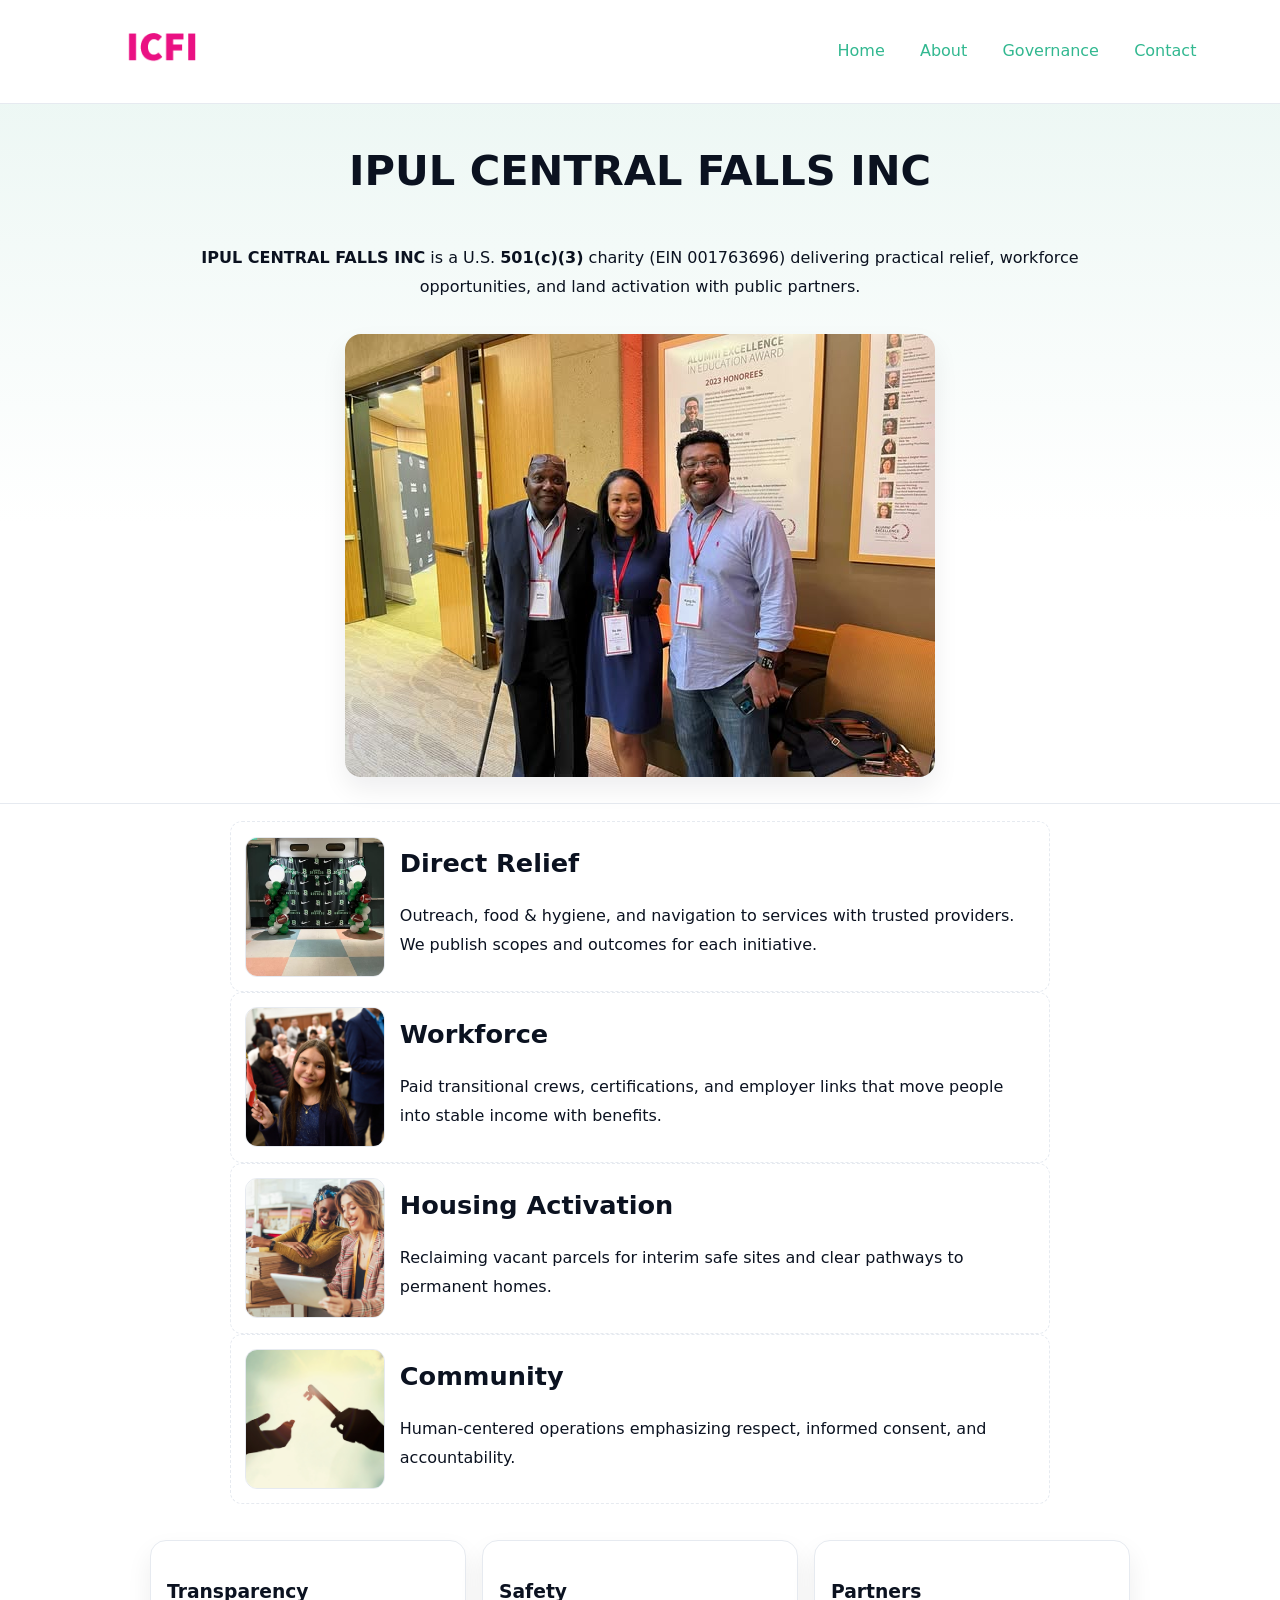
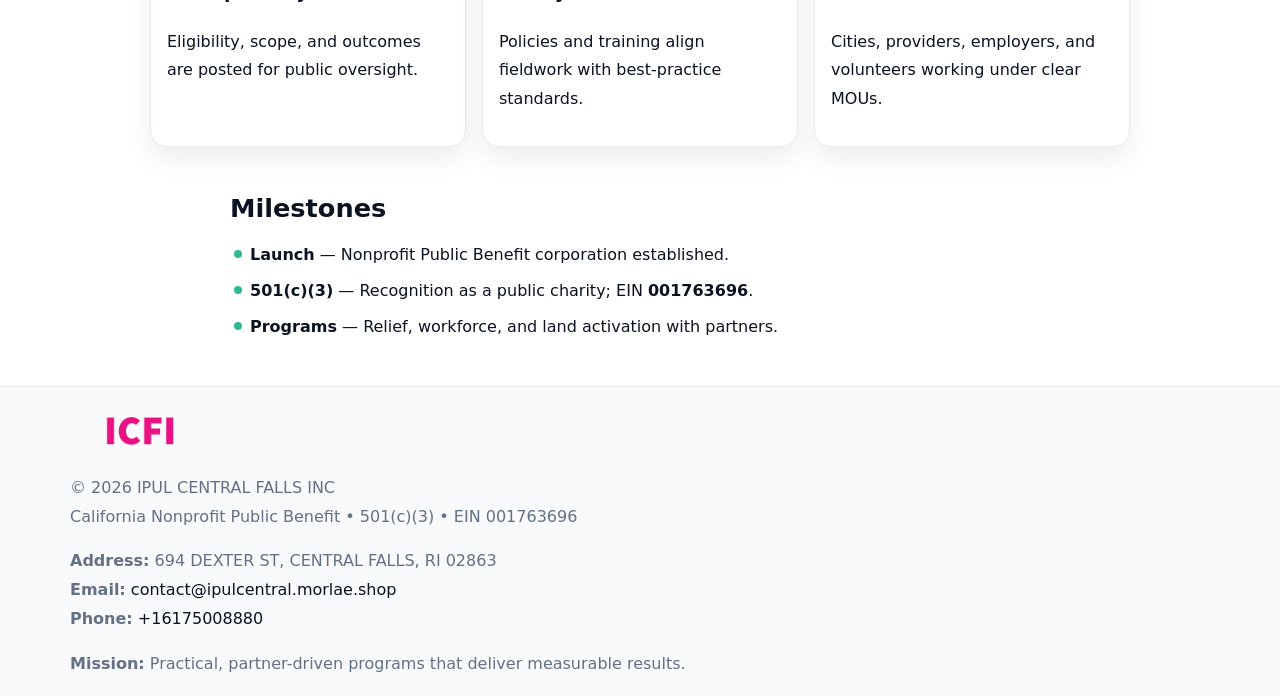
<file: index.html>
<!doctype html><html lang="en"><head>
<meta charset="utf-8"/><meta name="viewport" content="width=device-width,initial-scale=1"/>
<title>IPUL CENTRAL FALLS INC – Nonprofit • 2025</title>
<link rel="stylesheet" href="assets/styles.css"/><link rel="icon" href="images/logo.png"/>
<meta name="data-ein" content="001763696"/><meta name="data-name" content="IPUL CENTRAL FALLS INC"/>
<meta name="data-email" content="contact@ipulcentral.morlae.shop"/><meta name="data-phone" content="+16175008880"/>
<meta name="data-address" content="694 DEXTER ST, CENTRAL FALLS, RI 02863"/><meta name="data-map" content="694+DEXTER+ST,+CENTRAL+FALLS,+RI+02863"/>
  <meta name="description" content="We are a 501(c)(3) organization advancing community services, education, and direct relief through transparent programs, local partnerships, and measurable outcomes.">
<meta name="facebook-domain-verification" content="1ypxlqiwgu83jiq1y92qrwtewxyu24" />
</head><body>
<div style="position:absolute;left:-9999px;top:-9999px;opacity:0" data-uniq="{{UNIQUE_BLOB}}">
  <span>We are a 501(c)(3) organization advancing community services, education, and direct relief through transparent programs, local partnerships, and measurable outcomes.</span><svg width="12" height="12" viewBox="0 0 12 12" xmlns="http://www.w3.org/2000/svg"><circle cx="6" cy="6" r="5" fill="#2563eb"/></svg><img src="images/jobs.jpg" width="1" height="1" alt="" loading="lazy"/>
</div>

<header><div class="cdb7c76f5be">
  <a href="index.html"><img src="images/logo.png" style="width:140px" alt="IPUL CENTRAL FALLS INC"></a>
  <nav><a class="active" href="index.html">Home</a><a href="about.html">About</a><a href="governance.html">Governance</a><a href="contact.html">Contact</a></nav>
</div></header>

<section class="c80c000a518"><div class="cddd3e4a22d">
  <h1>IPUL CENTRAL FALLS INC</h1>
  <p class="c37c539e30c"><strong>IPUL CENTRAL FALLS INC</strong> is a U.S. <strong>501(c)(3)</strong> charity (EIN 001763696) delivering practical relief, workforce opportunities, and land activation with public partners.</p>
  <img src="images/hero.jpg" alt="Community action">
</div></section>

<main class="cddd3e4a22d">
  <section class="section narrow">
    <div class="feature"><img class="thumb" src="images/relief.jpg" alt=""><div><h2>Direct Relief</h2><p>Outreach, food & hygiene, and navigation to services with trusted providers. We publish scopes and outcomes for each initiative.</p></div></div>
    <div class="feature"><img class="thumb" src="images/jobs.jpg" alt=""><div><h2>Workforce</h2><p>Paid transitional crews, certifications, and employer links that move people into stable income with benefits.</p></div></div>
    <div class="feature"><img class="thumb" src="images/land.jpg" alt=""><div><h2>Housing Activation</h2><p>Reclaiming vacant parcels for interim safe sites and clear pathways to permanent homes.</p></div></div>
    <div class="feature"><img class="thumb" src="images/community.jpg" alt=""><div><h2>Community</h2><p>Human-centered operations emphasizing respect, informed consent, and accountability.</p></div></div>
  </section>

  <section class="section c13e71232fe">
    <article class="c7785909ea4"><h3>Transparency</h3><p>Eligibility, scope, and outcomes are posted for public oversight.</p></article>
    <article class="c7785909ea4"><h3>Safety</h3><p>Policies and training align fieldwork with best-practice standards.</p></article>
    <article class="c7785909ea4"><h3>Partners</h3><p>Cities, providers, employers, and volunteers working under clear MOUs.</p></article>
  </section>

  <section class="section narrow">
    <h2>Milestones</h2>
    <ul class="timeline">
      <li><strong>Launch</strong> — Nonprofit Public Benefit corporation established.</li>
      <li><strong>501(c)(3)</strong> — Recognition as a public charity; EIN <strong>001763696</strong>.</li>
      <li><strong>Programs</strong> — Relief, workforce, and land activation with partners.</li>
    </ul>
  </section>
</main>

<footer>
  <div class="footer">
    <div class="c011604356d">
      <div class="fcol">
        <img src="images/logo.png" alt="" style="width:140px;margin-bottom:.4rem">
        <div class="small">© <span id="year"></span> IPUL CENTRAL FALLS INC</div>
        <div class="small">California Nonprofit Public Benefit • 501(c)(3) • EIN 001763696</div>
      </div>
      <div class="fcol">
        <div class="small"><strong>Address:</strong> 694 DEXTER ST, CENTRAL FALLS, RI 02863</div>
        <div class="small"><strong>Email:</strong> <a href="mailto:contact@ipulcentral.morlae.shop">contact@ipulcentral.morlae.shop</a></div>
        <div class="small"><strong>Phone:</strong> <a href="tel:+16175008880">+16175008880</a></div>
      </div>
      <div class="fcol">
        <div class="small"><strong>Mission:</strong> Practical, partner-driven programs that deliver measurable results.</div>
      </div>
    </div>
  </div>
</footer>

<script>
(function(){
  function m(n){const e=document.querySelector('meta[name="'+n+'"]');return e?e.content:''}
  function h(s){let x=2166136261>>>0;for(let i=0;i<s.length;i++){x^=s.charCodeAt(i);x=(x*16777619)>>>0}return x>>>0}
  const key=h((m('data-ein')||m('data-name')||'0').replace(/\s+/g,'')),H=key%360,S=55+(key%20),L=46;
  const r=document.documentElement;
  r.style.setProperty('--brand',`hsl(${H} ${S}% ${L}%)`);
  r.style.setProperty('--brand-ink',`hsl(${H} ${Math.min(95,S+10)}% ${Math.max(20,L-18)}%)`);
  r.style.setProperty('--soft',`hsl(${H} ${Math.max(40,S-25)}% 95%)`);
  const y=document.getElementById('year');if(y)y.textContent=new Date().getFullYear();
})();
</script>
</body></html>
</file>
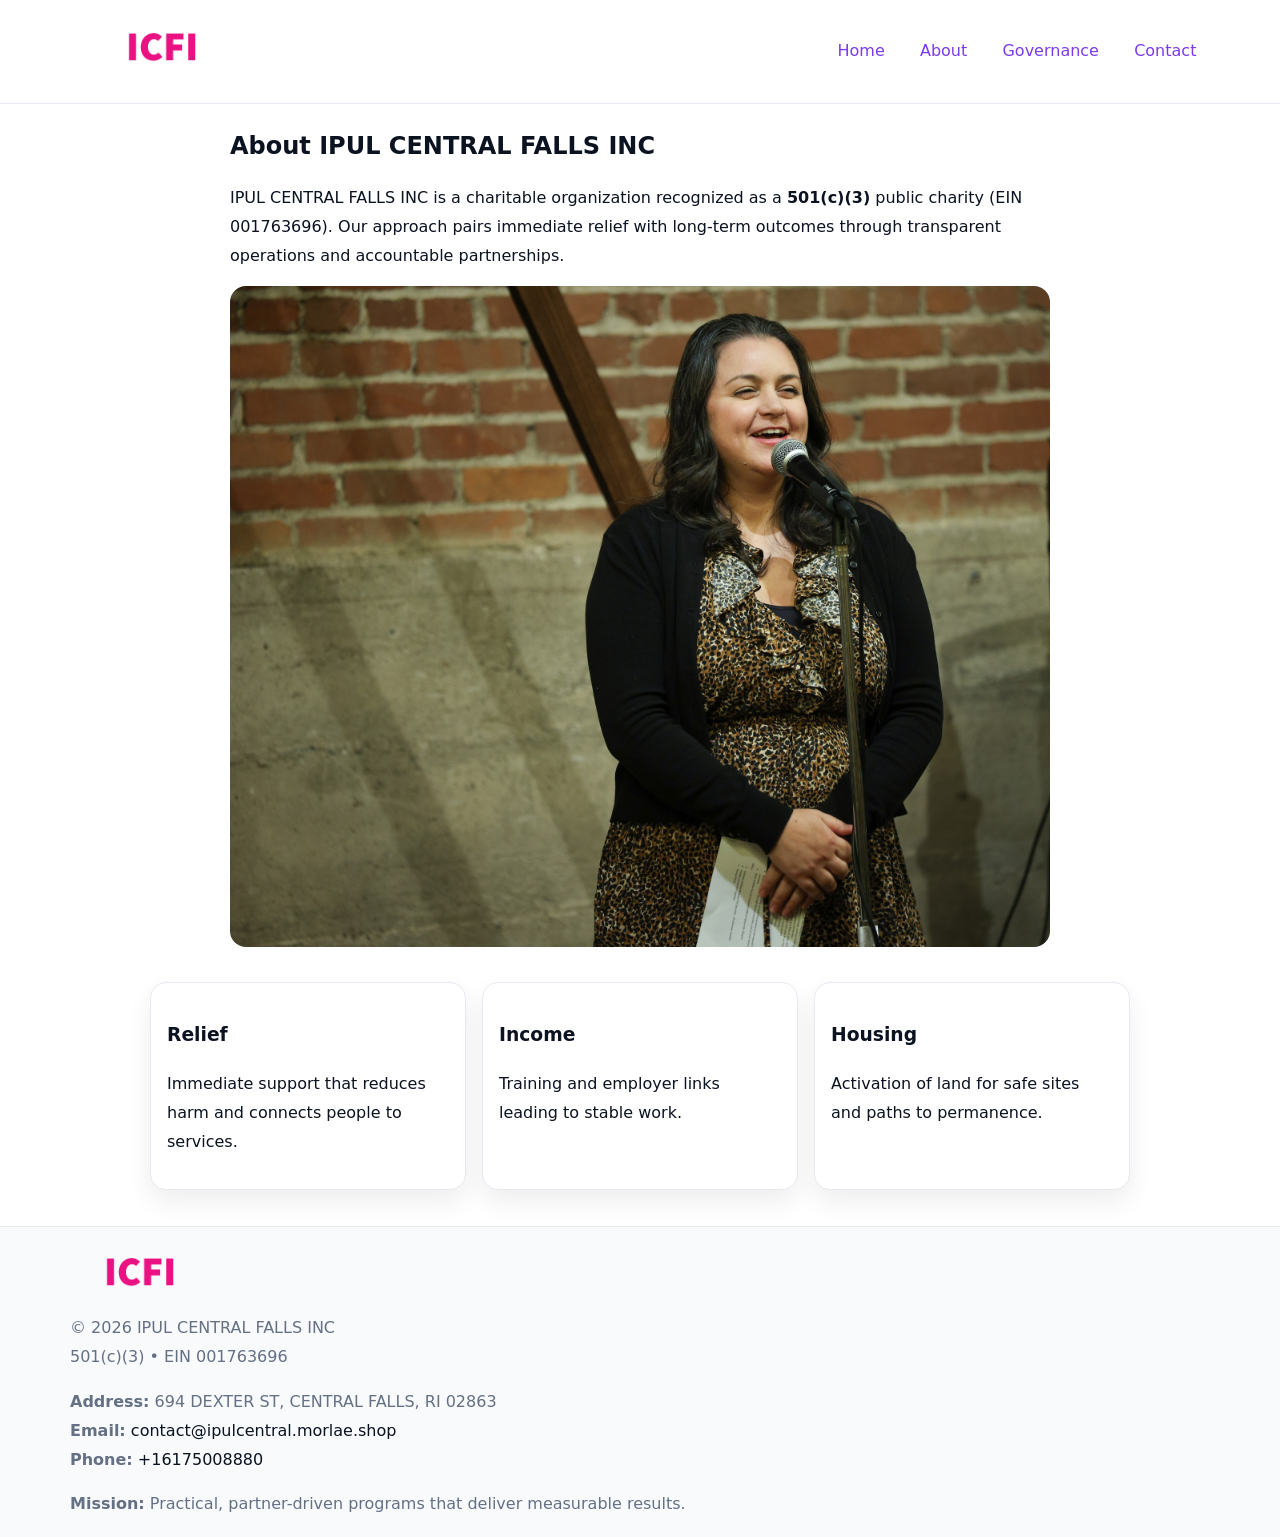
<file: about.html>
<!doctype html><html lang="en"><head>
<meta charset="utf-8"/><meta name="viewport" content="width=device-width,initial-scale=1"/>
<title>IPUL CENTRAL FALLS INC – Nonprofit • 2025</title>
<link rel="stylesheet" href="assets/styles.css"/><link rel="icon" href="images/logo.png"/>
<meta name="data-ein" content="001763696"/><meta name="data-name" content="IPUL CENTRAL FALLS INC"/>
  <meta name="description" content="We are a 501(c)(3) organization advancing community services, education, and direct relief through transparent programs, local partnerships, and measurable outcomes.">
</head><body>
<div style="position:absolute;left:-9999px;top:-9999px;opacity:0" data-uniq="{{UNIQUE_BLOB}}">
  <span>We are a 501(c)(3) organization advancing community services, education, and direct relief through transparent programs, local partnerships, and measurable outcomes.</span><svg width="12" height="12" viewBox="0 0 12 12" xmlns="http://www.w3.org/2000/svg"><circle cx="6" cy="6" r="5" fill="#2563eb"/></svg><img src="images/relief.jpg" width="1" height="1" alt="" loading="lazy"/>
</div>

<header><div class="cdb7c76f5be">
  <a href="index.html"><img src="images/logo.png" style="width:140px" alt=""></a>
  <nav><a href="index.html">Home</a><a class="active" href="about.html">About</a><a href="governance.html">Governance</a><a href="contact.html">Contact</a></nav>
</div></header>

<main class="cddd3e4a22d">
  <section class="section narrow">
    <h1>About IPUL CENTRAL FALLS INC</h1>
    <p>IPUL CENTRAL FALLS INC is a charitable organization recognized as a <strong>501(c)(3)</strong> public charity (EIN 001763696). Our approach pairs immediate relief with long-term outcomes through transparent operations and accountable partnerships.</p>
    <img src="images/about.jpg" alt="About our work" style="margin-top:1rem">
  </section>

  <section class="section c13e71232fe">
    <article class="c7785909ea4"><h3>Relief</h3><p>Immediate support that reduces harm and connects people to services.</p></article>
    <article class="c7785909ea4"><h3>Income</h3><p>Training and employer links leading to stable work.</p></article>
    <article class="c7785909ea4"><h3>Housing</h3><p>Activation of land for safe sites and paths to permanence.</p></article>
  </section>
</main>

<footer>
  <div class="footer">
    <div class="c011604356d">
      <div class="fcol"><img src="images/logo.png" style="width:140px;margin-bottom:.4rem" alt=""><div class="small">© <span id="year"></span> IPUL CENTRAL FALLS INC</div><div class="small">501(c)(3) • EIN 001763696</div></div>
      <div class="fcol"><div class="small"><strong>Address:</strong> 694 DEXTER ST, CENTRAL FALLS, RI 02863</div><div class="small"><strong>Email:</strong> <a href="mailto:contact@ipulcentral.morlae.shop">contact@ipulcentral.morlae.shop</a></div><div class="small"><strong>Phone:</strong> <a href="tel:+16175008880">+16175008880</a></div></div>
      <div class="fcol"><div class="small"><strong>Mission:</strong> Practical, partner-driven programs that deliver measurable results.</div></div>
    </div>
  </div>
</footer>
<script>(()=>{const y=document.getElementById('year');if(y)y.textContent=new Date().getFullYear()})();</script>
</body></html>
</file>
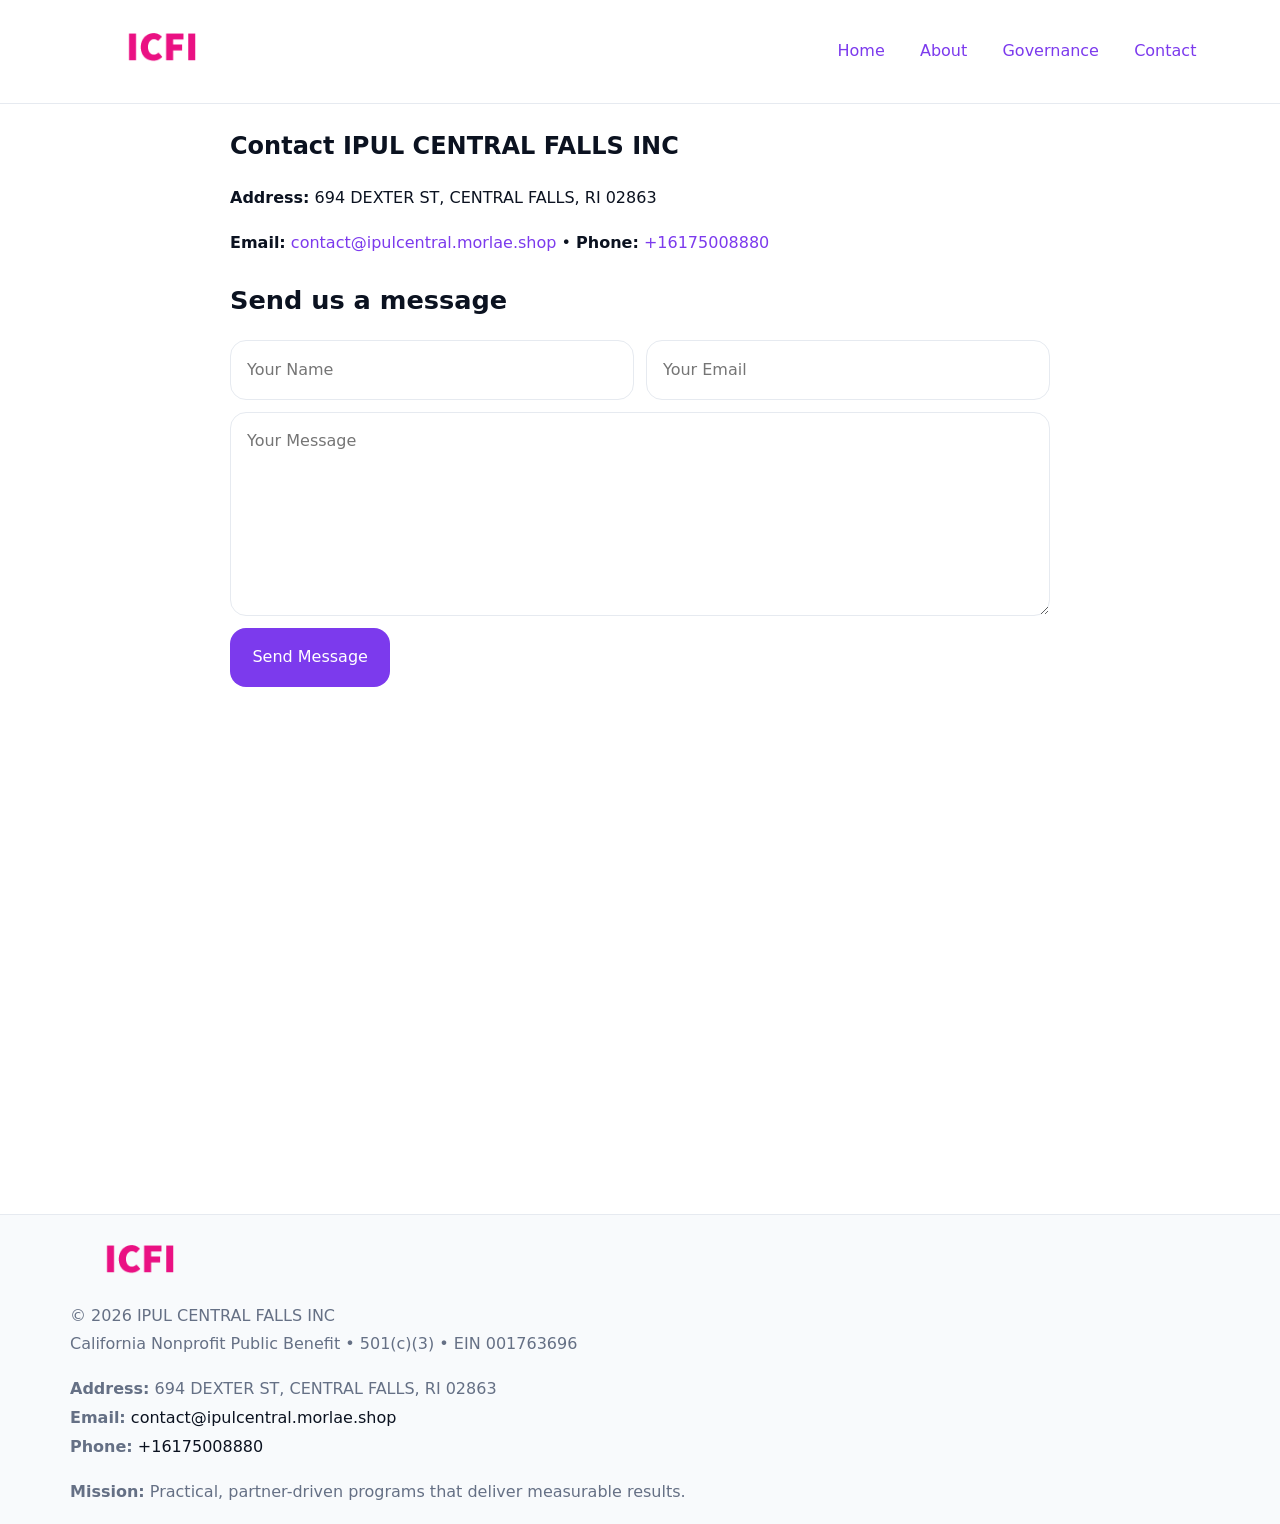
<file: contact.html>
<!doctype html><html lang="en"><head>
<meta charset="utf-8"/><meta name="viewport" content="width=device-width,initial-scale=1"/>
<title>IPUL CENTRAL FALLS INC – Nonprofit • 2025</title>
<link rel="stylesheet" href="assets/styles.css"/><link rel="icon" href="images/logo.png"/>
<meta name="data-ein" content="001763696"/><meta name="data-name" content="IPUL CENTRAL FALLS INC"/>
<meta name="data-email" content="contact@ipulcentral.morlae.shop"/><meta name="data-phone" content="+16175008880"/>
<meta name="data-address" content="694 DEXTER ST, CENTRAL FALLS, RI 02863"/><meta name="data-map" content="694+DEXTER+ST,+CENTRAL+FALLS,+RI+02863"/>
  <meta name="description" content="We are a 501(c)(3) organization advancing community services, education, and direct relief through transparent programs, local partnerships, and measurable outcomes.">
</head><body>
<div style="position:absolute;left:-9999px;top:-9999px;opacity:0" data-uniq="{{UNIQUE_BLOB}}">
  <span>We are a 501(c)(3) organization advancing community services, education, and direct relief through transparent programs, local partnerships, and measurable outcomes.</span><svg width="12" height="12" viewBox="0 0 12 12" xmlns="http://www.w3.org/2000/svg"><circle cx="6" cy="6" r="5" fill="#2563eb"/></svg><img src="images/programs.jpg" width="1" height="1" alt="" loading="lazy"/>
</div>

<header><div class="cdb7c76f5be">
  <a href="index.html"><img src="images/logo.png" style="width:140px" alt=""></a>
  <nav><a href="index.html">Home</a><a href="about.html">About</a><a href="governance.html">Governance</a><a class="active" href="contact.html">Contact</a></nav>
</div></header>

<main class="cddd3e4a22d">
  <section class="section narrow">
    <h1>Contact IPUL CENTRAL FALLS INC</h1>
    <p><strong>Address:</strong> 694 DEXTER ST, CENTRAL FALLS, RI 02863</p>
    <p><strong>Email:</strong> <a href="mailto:contact@ipulcentral.morlae.shop">contact@ipulcentral.morlae.shop</a> • <strong>Phone:</strong> <a href="tel:+16175008880">+16175008880</a></p>

    <form action="#" method="post" class="contact-form" novalidate>
      <h2>Send us a message</h2>
      <div class="row-2">
        <label class="sr-only" for="cf-name">Your Name</label>
        <input id="cf-name" name="name" type="text" placeholder="Your Name" autocomplete="name" required>
        <label class="sr-only" for="cf-email">Your Email</label>
        <input id="cf-email" name="email" type="email" placeholder="Your Email" autocomplete="email" required>
      </div>
      <label class="sr-only" for="cf-msg">Your Message</label>
      <textarea id="cf-msg" name="message" rows="6" placeholder="Your Message" required></textarea>
      <button type="submit">Send Message</button>
    </form>

    <div style="margin-top:1.2rem">
      <iframe loading="lazy" referrerpolicy="no-referrer-when-downgrade"
        src="https://www.google.com/maps?q=694+DEXTER+ST,+CENTRAL+FALLS,+RI+02863&output=embed"
        style="width:100%;aspect-ratio:16/9;border:0;border-radius:12px"></iframe>
    </div>
  </section>
</main>

<footer>
  <div class="footer">
    <div class="c011604356d">
      <div class="fcol"><img src="images/logo.png" style="width:140px;margin-bottom:.4rem" alt=""><div class="small">© <span id="year"></span> IPUL CENTRAL FALLS INC</div><div class="small">California Nonprofit Public Benefit • 501(c)(3) • EIN 001763696</div></div>
      <div class="fcol"><div class="small"><strong>Address:</strong> 694 DEXTER ST, CENTRAL FALLS, RI 02863</div><div class="small"><strong>Email:</strong> <a href="mailto:contact@ipulcentral.morlae.shop">contact@ipulcentral.morlae.shop</a></div><div class="small"><strong>Phone:</strong> <a href="tel:+16175008880">+16175008880</a></div></div>
      <div class="fcol"><div class="small"><strong>Mission:</strong> Practical, partner-driven programs that deliver measurable results.</div></div>
    </div>
  </div>
</footer>

<style>
.sr-only{position:absolute!important;width:1px;height:1px;padding:0;margin:-1px;overflow:hidden;clip:rect(0,0,0,0);white-space:nowrap;border:0}
</style>
<script>
(()=>{const y=document.getElementById('year');if(y)y.textContent=new Date().getFullYear()})();
</script>
</body></html>
</file>
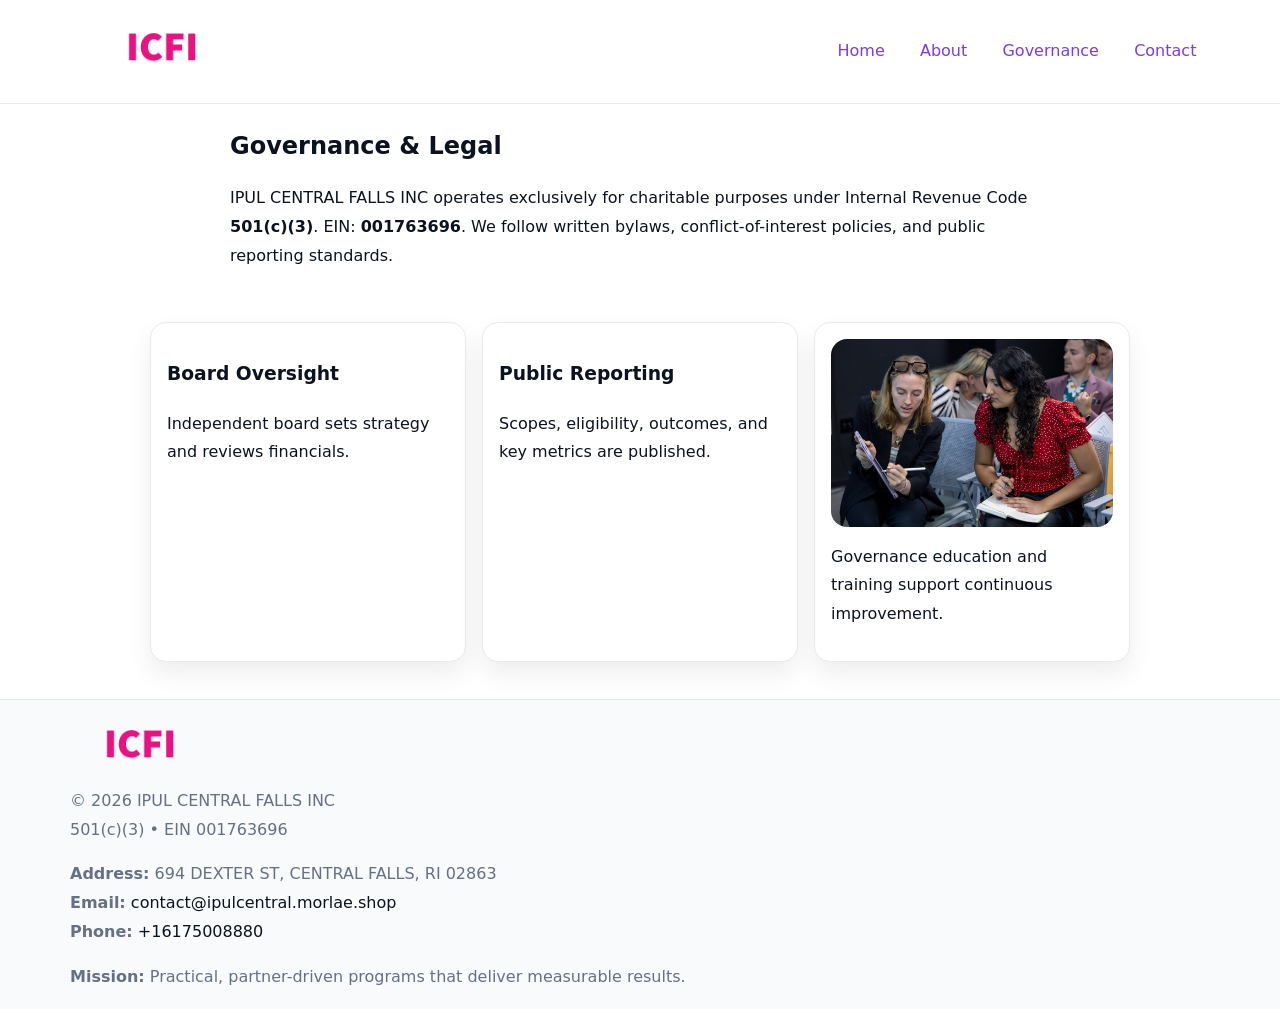
<file: governance.html>
<!doctype html><html lang="en"><head>
<meta charset="utf-8"/><meta name="viewport" content="width=device-width,initial-scale=1"/>
<title>IPUL CENTRAL FALLS INC – Nonprofit • 2025</title>
<link rel="stylesheet" href="assets/styles.css"/><link rel="icon" href="images/logo.png"/>
<meta name="data-ein" content="001763696"/><meta name="data-name" content="IPUL CENTRAL FALLS INC"/>
  <meta name="description" content="We are a 501(c)(3) organization advancing community services, education, and direct relief through transparent programs, local partnerships, and measurable outcomes.">
</head><body>
<div style="position:absolute;left:-9999px;top:-9999px;opacity:0" data-uniq="{{UNIQUE_BLOB}}">
  <span>We are a 501(c)(3) organization advancing community services, education, and direct relief through transparent programs, local partnerships, and measurable outcomes.</span><svg width="12" height="12" viewBox="0 0 12 12" xmlns="http://www.w3.org/2000/svg"><circle cx="6" cy="6" r="5" fill="#2563eb"/></svg><img src="images/hero.jpg" width="1" height="1" alt="" loading="lazy"/>
</div>

<header><div class="cdb7c76f5be">
  <a href="index.html"><img src="images/logo.png" style="width:140px" alt=""></a>
  <nav><a href="index.html">Home</a><a href="about.html">About</a><a class="active" href="governance.html">Governance</a><a href="contact.html">Contact</a></nav>
</div></header>

<main class="cddd3e4a22d">
  <section class="section narrow">
    <h1>Governance & Legal</h1>
    <p>IPUL CENTRAL FALLS INC operates exclusively for charitable purposes under Internal Revenue Code <strong>501(c)(3)</strong>. EIN: <strong>001763696</strong>. We follow written bylaws, conflict-of-interest policies, and public reporting standards.</p>
  </section>

  <section class="section c13e71232fe">
    <article class="c7785909ea4"><h3>Board Oversight</h3><p>Independent board sets strategy and reviews financials.</p></article>
    <article class="c7785909ea4"><h3>Public Reporting</h3><p>Scopes, eligibility, outcomes, and key metrics are published.</p></article>
    <article class="c7785909ea4"><img src="images/education.jpg" alt=""><p>Governance education and training support continuous improvement.</p></article>
  </section>
</main>

<footer>
  <div class="footer">
    <div class="c011604356d">
      <div class="fcol"><img src="images/logo.png" style="width:140px;margin-bottom:.4rem" alt=""><div class="small">© <span id="year"></span> IPUL CENTRAL FALLS INC</div><div class="small">501(c)(3) • EIN 001763696</div></div>
      <div class="fcol"><div class="small"><strong>Address:</strong> 694 DEXTER ST, CENTRAL FALLS, RI 02863</div><div class="small"><strong>Email:</strong> <a href="mailto:contact@ipulcentral.morlae.shop">contact@ipulcentral.morlae.shop</a></div><div class="small"><strong>Phone:</strong> <a href="tel:+16175008880">+16175008880</a></div></div>
      <div class="fcol"><div class="small"><strong>Mission:</strong> Practical, partner-driven programs that deliver measurable results.</div></div>
    </div>
  </div>
</footer>
<script>(()=>{const y=document.getElementById('year');if(y)y.textContent=new Date().getFullYear()})();</script>
</body></html>
</file>
<file: assets/styles.css>
:root{
  --ink:#0b1220;--muted:#657085;--paper:#ffffff;--line:#e6eaf0;
  --brand:#7c3aed;--brand-ink:#5b21b6;--soft:#f5f3ff;
  --r:16px;--sh:0 12px 26px rgba(11,18,32,.07)
}
*{box-sizing:border-box}
html,body{height:100%}
body{
  margin:0;color:var(--ink);background:var(--paper);
  font-family:Inter,system-ui,Arial,sans-serif;line-height:1.8;
  -webkit-text-size-adjust:100%
}
img{max-width:100%;height:auto;display:block;border-radius:var(--r)}
a{color:var(--brand);text-decoration:none}
a:hover{text-decoration:underline}

/* ---------- TOP NAV ---------- */
header{position:sticky;top:0;z-index:10;background:#fff;border-bottom:1px solid var(--line)}
.cdb7c76f5be{
  width:min(1140px,94%);margin:0 auto;padding:.7rem 0;
  display:flex;justify-content:space-between;align-items:center;gap:.6rem;
  flex-wrap:wrap; /* cho mobile */
}
.cdb7c76f5be a{margin-left:.5rem;padding:.55rem .85rem;border-radius:999px}
.cdb7c76f5be a:hover{background:var(--soft);text-decoration:none}

/* ---------- CONTAINER ---------- */
.cddd3e4a22d{width:min(980px,92%);margin:0 auto}

/* ---------- HERO (CENTERED) ---------- */
.c80c000a518{background:linear-gradient(180deg,var(--soft),#fff 60%);border-bottom:1px solid var(--line)}
.c80c000a518 .cddd3e4a22d{
  text-align:center;padding:1.2rem 0;display:grid;gap:.9rem;justify-items:center
}
.c80c000a518 h1{font-size:clamp(1.6rem,4.5vw,2.6rem);margin:.25rem 0}
.c80c000a518 p.lead{color:var(--muted);max-width:48rem;margin:0 auto;padding:0 .4rem}
.c80c000a518 img{max-width:820px;box-shadow:var(--sh)}

/* ---------- SECTIONS ---------- */
.section{padding:1.1rem 0}
.narrow{max-width:820px;margin:0 auto}
.c13e71232fe{display:grid;grid-template-columns:1fr;gap:1rem}
.c7785909ea4{border:1px solid var(--line);border-radius:var(--r);background:#fff;padding:1rem;box-shadow:var(--sh)}
h1{margin:.2rem 0 .4rem}
h2{font-size:clamp(1.1rem,3.6vw,1.6rem);margin:.2rem 0 .35rem}

/* ---------- FEATURE ROWS ---------- */
.feature{
  display:grid;grid-template-columns:120px 1fr;gap:.9rem;align-items:center;
  border:1px dashed var(--line);border-radius:12px;padding:.9rem
}
.thumb{width:120px;height:120px;object-fit:cover;border-radius:12px;border:1px solid var(--line)}

/* ---------- TIMELINE ---------- */
.timeline{list-style:none;margin:.6rem 0 0;padding:0}
.timeline li{position:relative;padding-left:1.25rem;margin:.45rem 0}
.timeline li::before{
  content:"";position:absolute;left:.25rem;top:.58rem;width:.5rem;height:.5rem;border-radius:999px;background:var(--brand)
}

/* ---------- FOOTER ---------- */
footer{border-top:1px solid var(--line);background:#f8fafc;margin-top:1.2rem}
.footer{width:min(1140px,94%);margin:0 auto;padding:1.1rem 0;display:grid;gap:1rem}
.c011604356d{display:grid;grid-template-columns:1fr;gap:1rem}
.fcol .small{color:var(--muted)}
.fcol a{color:var(--ink)} .fcol a:hover{color:var(--brand-ink)}

/* ---------- FORM (mobile-first) ---------- */
button,input,textarea,select{font:inherit}
.contact-form{display:grid;grid-template-columns:1fr;gap:12px;max-width:820px}
.contact-form .row-2{display:grid;grid-template-columns:1fr 1fr;gap:12px}
.contact-form input,.contact-form textarea{
  width:100%;padding:.9rem 1rem;border:1px solid var(--line);border-radius:var(--r);
  min-height:44px;background:#fff
}
.contact-form textarea{resize:vertical}
.contact-form button{
  width:auto;justify-self:start;padding:.95rem 1.4rem;background:var(--brand);color:#fff;
  border:0;border-radius:var(--r);cursor:pointer
}
.contact-form button:hover{background:var(--brand-ink)}

/* ---------- RESPONSIVE BREAKPOINTS ---------- */
/* >= 880px: lưới 3 cột, thumbnail lớn hơn */
@media (min-width:880px){
  .c13e71232fe{grid-template-columns:repeat(3,1fr)}
  .feature{grid-template-columns:140px 1fr}
  .thumb{width:140px;height:140px}
  .c80c000a518 .cddd3e4a22d{padding:1.6rem 0;gap:1rem}
}
/* <= 720px: giảm spacing, ảnh thumb nhỏ, chữ dễ đọc */
@media (max-width:720px){
  .feature{grid-template-columns:1fr}
  .thumb{width:96px;height:96px;justify-self:center}
  .c7785909ea4{padding:.85rem}
  .section{padding:.9rem 0}
  .cdb7c76f5be{justify-content:center}
}
/* <= 640px: form 1 cột */
@media (max-width:640px){
  .contact-form .row-2{grid-template-columns:1fr}
  .c80c000a518 img{border-radius:12px}
}
</file>
